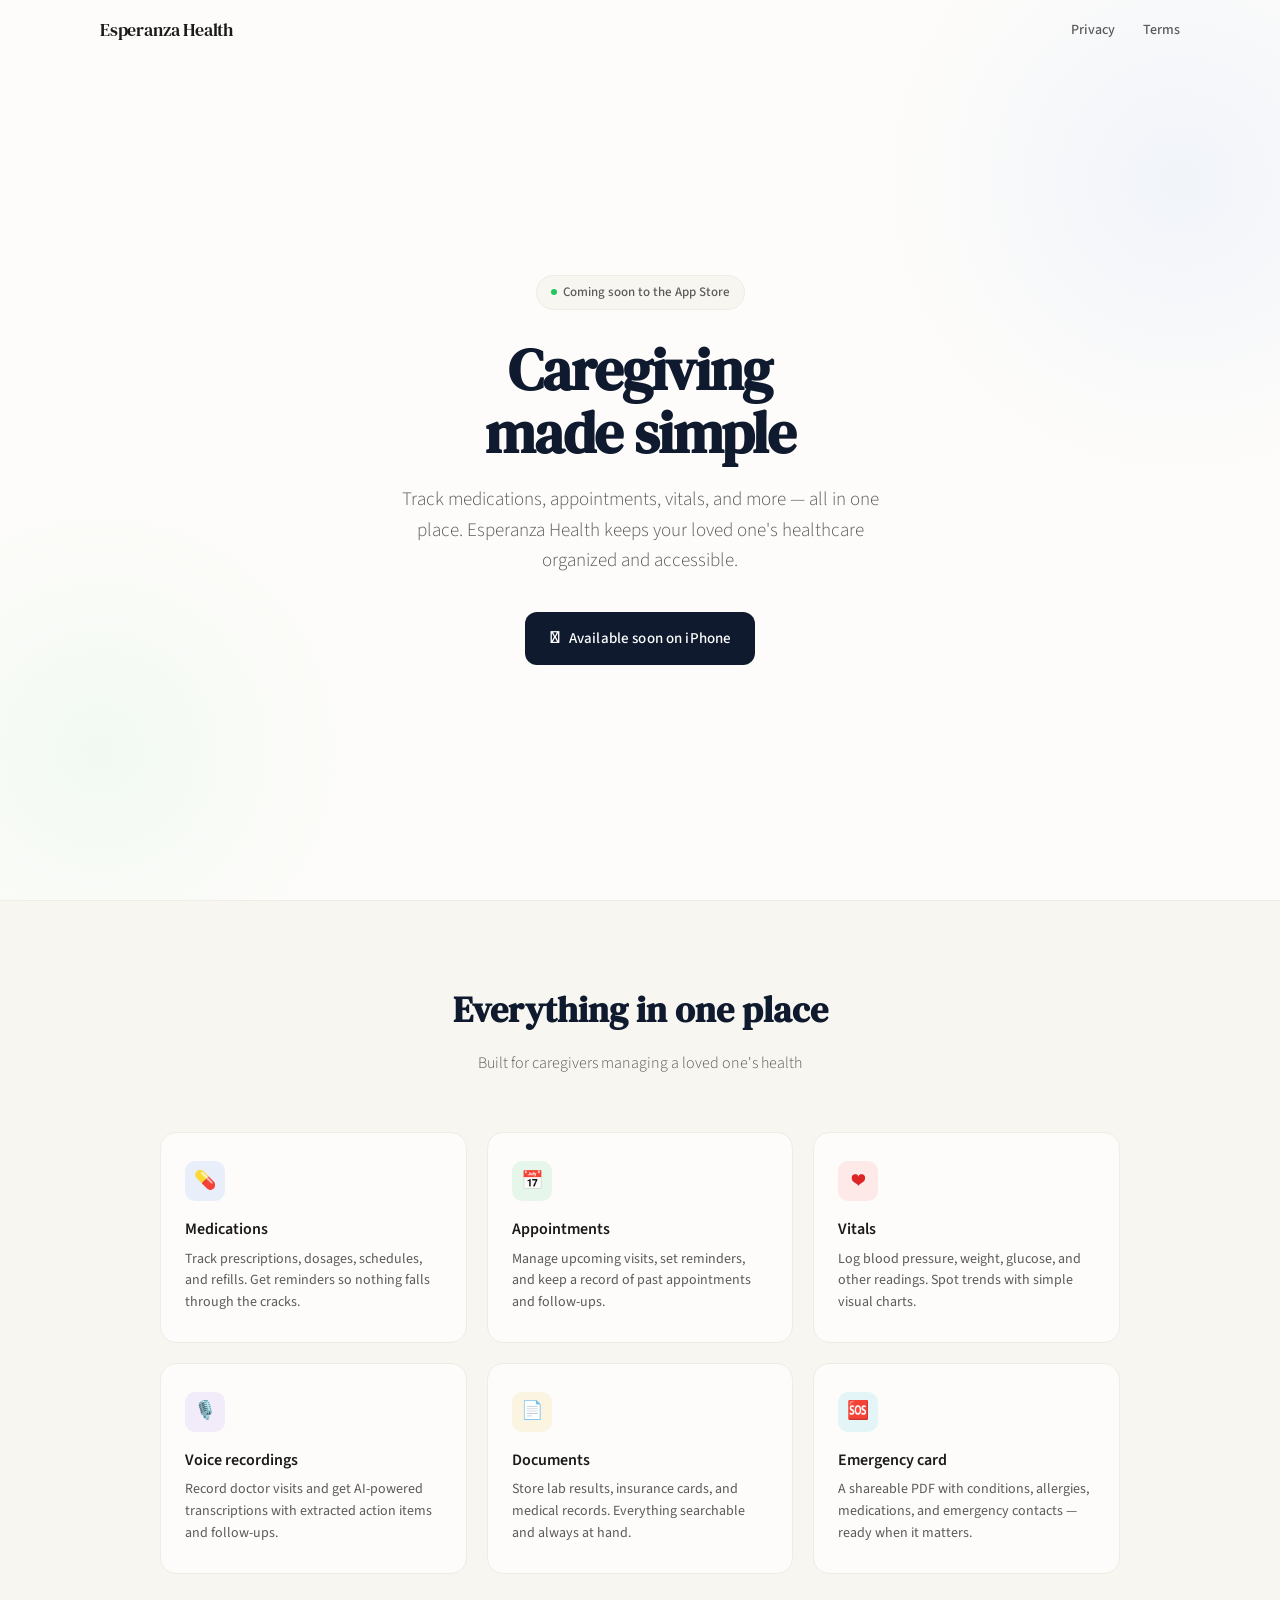
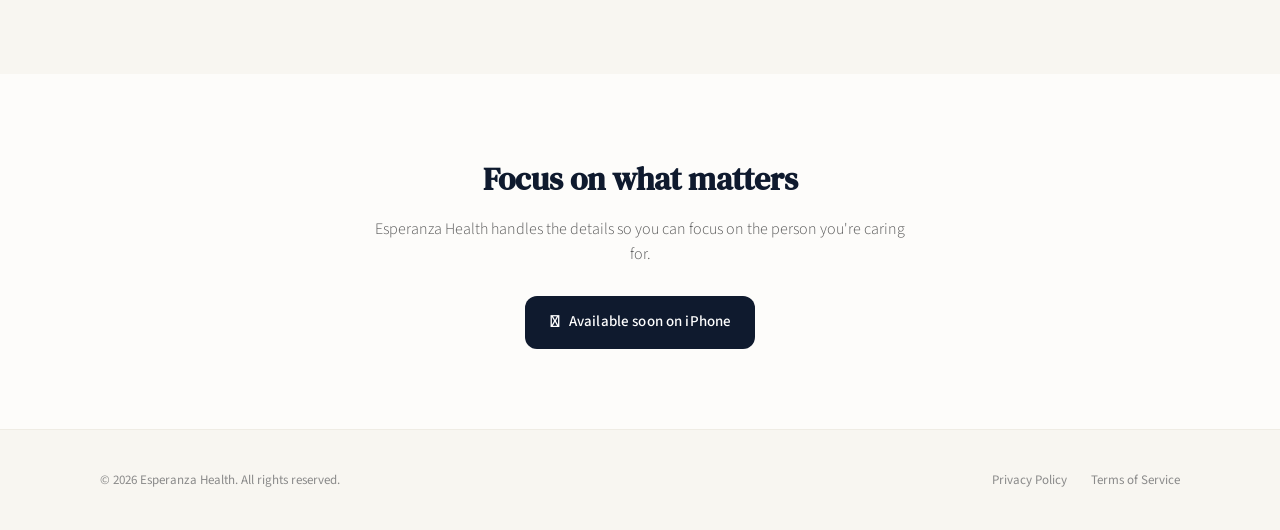
<file: index.html>
<!DOCTYPE html>
<html lang="en">
<head>
  <meta charset="UTF-8">
  <meta name="viewport" content="width=device-width, initial-scale=1.0">
  <title>Esperanza Health — Caregiving Made Simple</title>
  <meta name="description" content="Track medications, appointments, vitals, and more for the people you care for. Esperanza Health keeps your loved one's healthcare organized and accessible.">
  <meta property="og:title" content="Esperanza Health — Caregiving Made Simple">
  <meta property="og:description" content="Track medications, appointments, vitals, and more for the people you care for.">
  <meta property="og:type" content="website">
  <meta property="og:url" content="https://esperanzahealth.app">
  <link rel="canonical" href="https://esperanzahealth.app">
  <link rel="stylesheet" href="/css/style.css">
  <link rel="icon" type="image/png" href="/images/favicon.png">
</head>
<body>

  <!-- Nav -->
  <nav class="nav" id="nav">
    <div class="nav-inner">
      <a href="/" class="nav-logo">
        <!-- Replace with your app icon -->
        <span>Esperanza Health</span>
      </a>
      <div class="nav-links">
        <a href="/privacy">Privacy</a>
        <a href="/terms">Terms</a>
      </div>
    </div>
  </nav>

  <!-- Hero -->
  <section class="hero">
    <div class="hero-content">
      <div class="hero-badge">
        <span class="dot"></span>
        Coming soon to the App Store
      </div>
      <h1>Caregiving<br>made simple</h1>
      <p class="hero-sub">
        Track medications, appointments, vitals, and more — all in one place.
        Esperanza Health keeps your loved one's healthcare organized and accessible.
      </p>

      <!-- Swap this for the real App Store badge when live -->
      <div class="hero-coming-soon">
        <span class="icon">&#63743;</span>
        Available soon on iPhone
      </div>

      <!--
      <a href="https://apps.apple.com/app/idYOUR_APP_ID" class="app-store-badge">
        <img src="https://developer.apple.com/assets/elements/badges/download-on-the-app-store.svg"
             alt="Download on the App Store">
      </a>
      -->
    </div>
  </section>

  <!-- Features -->
  <section class="features">
    <div class="features-inner">
      <div class="features-header">
        <h2>Everything in one place</h2>
        <p>Built for caregivers managing a loved one's health</p>
      </div>
      <div class="features-grid">
        <div class="feature-card">
          <div class="feature-icon blue">💊</div>
          <h3>Medications</h3>
          <p>Track prescriptions, dosages, schedules, and refills. Get reminders so nothing falls through the cracks.</p>
        </div>
        <div class="feature-card">
          <div class="feature-icon green">📅</div>
          <h3>Appointments</h3>
          <p>Manage upcoming visits, set reminders, and keep a record of past appointments and follow-ups.</p>
        </div>
        <div class="feature-card">
          <div class="feature-icon red">❤️</div>
          <h3>Vitals</h3>
          <p>Log blood pressure, weight, glucose, and other readings. Spot trends with simple visual charts.</p>
        </div>
        <div class="feature-card">
          <div class="feature-icon purple">🎙️</div>
          <h3>Voice recordings</h3>
          <p>Record doctor visits and get AI-powered transcriptions with extracted action items and follow-ups.</p>
        </div>
        <div class="feature-card">
          <div class="feature-icon amber">📄</div>
          <h3>Documents</h3>
          <p>Store lab results, insurance cards, and medical records. Everything searchable and always at hand.</p>
        </div>
        <div class="feature-card">
          <div class="feature-icon cyan">🆘</div>
          <h3>Emergency card</h3>
          <p>A shareable PDF with conditions, allergies, medications, and emergency contacts — ready when it matters.</p>
        </div>
      </div>
    </div>
  </section>

  <!-- CTA -->
  <section class="cta">
    <div class="cta-inner">
      <h2>Focus on what matters</h2>
      <p>Esperanza Health handles the details so you can focus on the person you're caring for.</p>
      <div class="hero-coming-soon">
        <span class="icon">&#63743;</span>
        Available soon on iPhone
      </div>
    </div>
  </section>

  <!-- Footer -->
  <footer class="footer">
    <div class="footer-inner">
      <div class="footer-left">
        &copy; 2026 Esperanza Health. All rights reserved.
      </div>
      <div class="footer-links">
        <a href="/privacy">Privacy Policy</a>
        <a href="/terms">Terms of Service</a>
      </div>
    </div>
  </footer>

  <script>
    // Sticky nav background on scroll
    const nav = document.getElementById('nav');
    window.addEventListener('scroll', () => {
      nav.classList.toggle('scrolled', window.scrollY > 20);
    });
  </script>
</body>
</html>
</file>
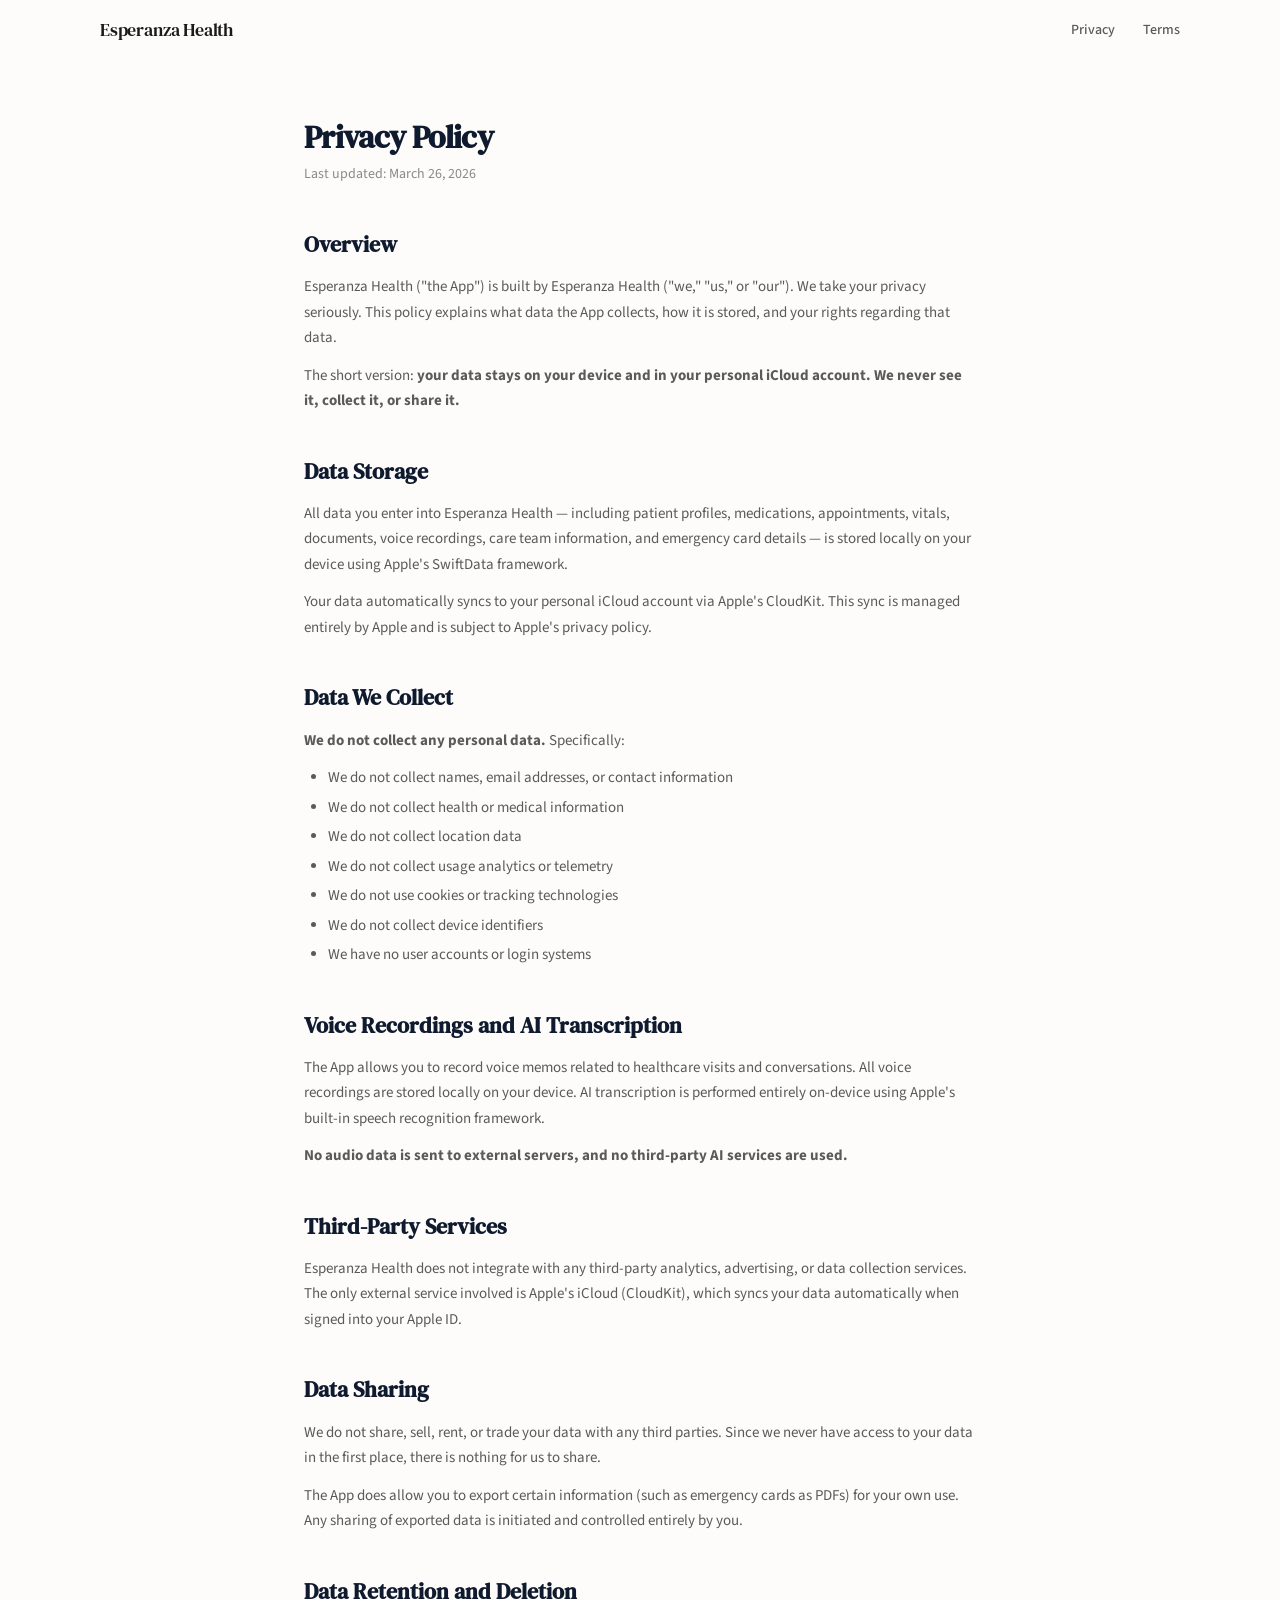
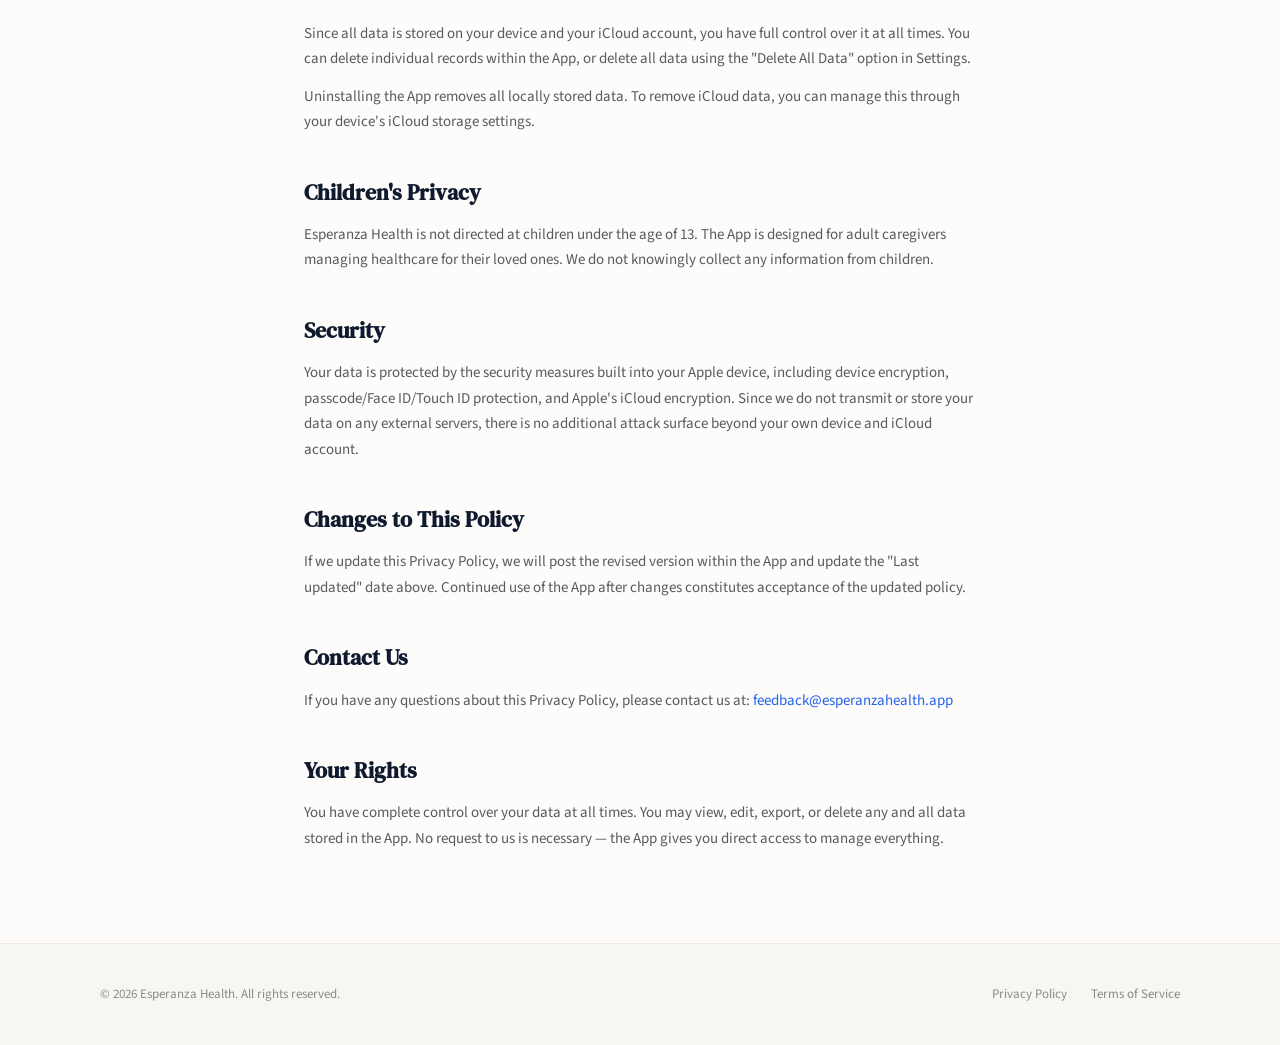
<file: privacy/index.html>
<!DOCTYPE html>
<html lang="en">
<head>
  <meta charset="UTF-8">
  <meta name="viewport" content="width=device-width, initial-scale=1.0">
  <title>Privacy Policy — Esperanza Health</title>
  <meta name="description" content="Privacy Policy for the Esperanza Health app.">
  <link rel="canonical" href="https://esperanzahealth.app/privacy">
  <link rel="stylesheet" href="/css/style.css">
  <link rel="icon" type="image/png" href="/images/favicon.png">
</head>
<body>
  <nav class="nav" id="nav">
    <div class="nav-inner">
      <a href="/" class="nav-logo"><span>Esperanza Health</span></a>
      <div class="nav-links">
        <a href="/privacy">Privacy</a>
        <a href="/terms">Terms</a>
      </div>
    </div>
  </nav>
  <main class="legal-page">
    <h1>Privacy Policy</h1>
    <p class="last-updated">Last updated: March 26, 2026</p>
    <h2>Overview</h2>
    <p>Esperanza Health ("the App") is built by Esperanza Health ("we," "us," or "our"). We take your privacy seriously. This policy explains what data the App collects, how it is stored, and your rights regarding that data.</p>
    <p>The short version: <strong>your data stays on your device and in your personal iCloud account. We never see it, collect it, or share it.</strong></p>
    <h2>Data Storage</h2>
    <p>All data you enter into Esperanza Health — including patient profiles, medications, appointments, vitals, documents, voice recordings, care team information, and emergency card details — is stored locally on your device using Apple's SwiftData framework.</p>
    <p>Your data automatically syncs to your personal iCloud account via Apple's CloudKit. This sync is managed entirely by Apple and is subject to Apple's privacy policy.</p>
    <h2>Data We Collect</h2>
    <p><strong>We do not collect any personal data.</strong> Specifically:</p>
    <ul>
      <li>We do not collect names, email addresses, or contact information</li>
      <li>We do not collect health or medical information</li>
      <li>We do not collect location data</li>
      <li>We do not collect usage analytics or telemetry</li>
      <li>We do not use cookies or tracking technologies</li>
      <li>We do not collect device identifiers</li>
      <li>We have no user accounts or login systems</li>
    </ul>
    <h2>Voice Recordings and AI Transcription</h2>
    <p>The App allows you to record voice memos related to healthcare visits and conversations. All voice recordings are stored locally on your device. AI transcription is performed entirely on-device using Apple's built-in speech recognition framework.</p>
    <p><strong>No audio data is sent to external servers, and no third-party AI services are used.</strong></p>
    <h2>Third-Party Services</h2>
    <p>Esperanza Health does not integrate with any third-party analytics, advertising, or data collection services. The only external service involved is Apple's iCloud (CloudKit), which syncs your data automatically when signed into your Apple ID.</p>
    <h2>Data Sharing</h2>
    <p>We do not share, sell, rent, or trade your data with any third parties. Since we never have access to your data in the first place, there is nothing for us to share.</p>
    <p>The App does allow you to export certain information (such as emergency cards as PDFs) for your own use. Any sharing of exported data is initiated and controlled entirely by you.</p>
    <h2>Data Retention and Deletion</h2>
    <p>Since all data is stored on your device and your iCloud account, you have full control over it at all times. You can delete individual records within the App, or delete all data using the "Delete All Data" option in Settings.</p>
    <p>Uninstalling the App removes all locally stored data. To remove iCloud data, you can manage this through your device's iCloud storage settings.</p>
    <h2>Children's Privacy</h2>
    <p>Esperanza Health is not directed at children under the age of 13. The App is designed for adult caregivers managing healthcare for their loved ones. We do not knowingly collect any information from children.</p>
    <h2>Security</h2>
    <p>Your data is protected by the security measures built into your Apple device, including device encryption, passcode/Face ID/Touch ID protection, and Apple's iCloud encryption. Since we do not transmit or store your data on any external servers, there is no additional attack surface beyond your own device and iCloud account.</p>
    <h2>Changes to This Policy</h2>
    <p>If we update this Privacy Policy, we will post the revised version within the App and update the "Last updated" date above. Continued use of the App after changes constitutes acceptance of the updated policy.</p>
    <h2>Contact Us</h2>
    <p>If you have any questions about this Privacy Policy, please contact us at: <a href="mailto:feedback@esperanzahealth.app">feedback@esperanzahealth.app</a></p>
    <h2>Your Rights</h2>
    <p>You have complete control over your data at all times. You may view, edit, export, or delete any and all data stored in the App. No request to us is necessary — the App gives you direct access to manage everything.</p>
  </main>
  <footer class="footer">
    <div class="footer-inner">
      <div class="footer-left">&copy; 2026 Esperanza Health. All rights reserved.</div>
      <div class="footer-links">
        <a href="/privacy">Privacy Policy</a>
        <a href="/terms">Terms of Service</a>
      </div>
    </div>
  </footer>
  <script>
    const nav = document.getElementById('nav');
    window.addEventListener('scroll', () => { nav.classList.toggle('scrolled', window.scrollY > 20); });
  </script>
</body>
</html>
</file>
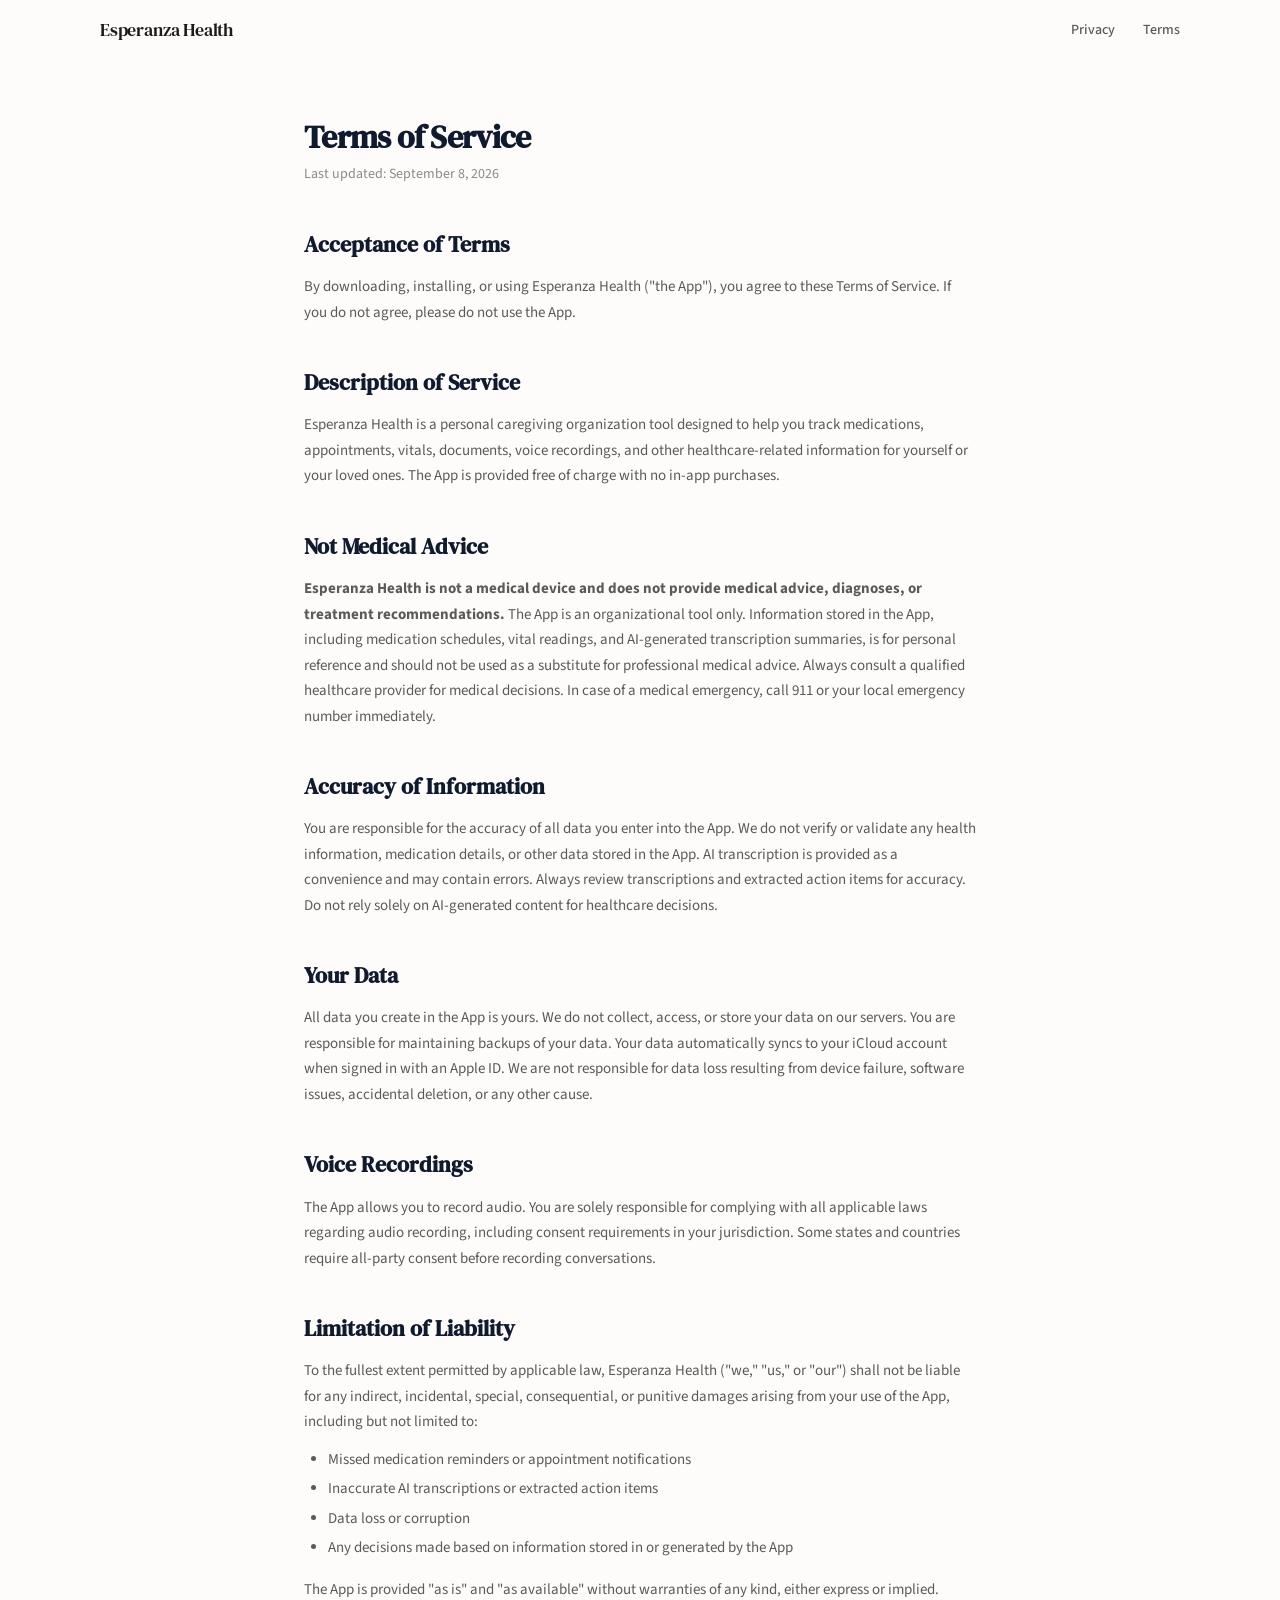
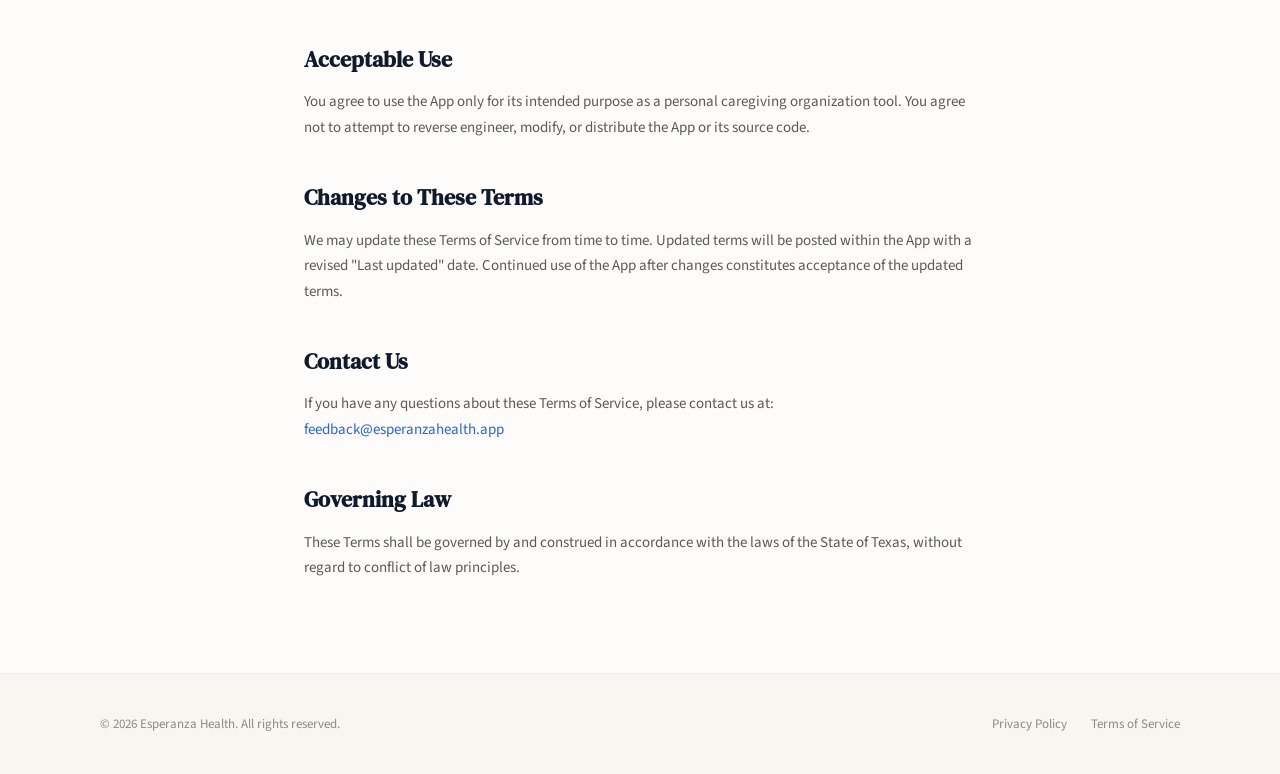
<file: terms/index.html>
<!DOCTYPE html>
<html lang="en">
<head>
  <meta charset="UTF-8">
  <meta name="viewport" content="width=device-width, initial-scale=1.0">
  <title>Terms of Service — Esperanza Health</title>
  <meta name="description" content="Terms of Service for the Esperanza Health app.">
  <link rel="canonical" href="https://esperanzahealth.app/terms">
  <link rel="stylesheet" href="/css/style.css">
  <link rel="icon" type="image/png" href="/images/favicon.png">
</head>
<body>
  <nav class="nav" id="nav">
    <div class="nav-inner">
      <a href="/" class="nav-logo"><span>Esperanza Health</span></a>
      <div class="nav-links">
        <a href="/privacy">Privacy</a>
        <a href="/terms">Terms</a>
      </div>
    </div>
  </nav>
  <main class="legal-page">
    <h1>Terms of Service</h1>
    <p class="last-updated">Last updated: September 8, 2026</p>
    <h2>Acceptance of Terms</h2>
    <p>By downloading, installing, or using Esperanza Health ("the App"), you agree to these Terms of Service. If you do not agree, please do not use the App.</p>
    <h2>Description of Service</h2>
    <p>Esperanza Health is a personal caregiving organization tool designed to help you track medications, appointments, vitals, documents, voice recordings, and other healthcare-related information for yourself or your loved ones. The App is provided free of charge with no in-app purchases.</p>
    <h2>Not Medical Advice</h2>
    <p><strong>Esperanza Health is not a medical device and does not provide medical advice, diagnoses, or treatment recommendations.</strong> The App is an organizational tool only. Information stored in the App, including medication schedules, vital readings, and AI-generated transcription summaries, is for personal reference and should not be used as a substitute for professional medical advice. Always consult a qualified healthcare provider for medical decisions. In case of a medical emergency, call 911 or your local emergency number immediately.</p>
    <h2>Accuracy of Information</h2>
    <p>You are responsible for the accuracy of all data you enter into the App. We do not verify or validate any health information, medication details, or other data stored in the App. AI transcription is provided as a convenience and may contain errors. Always review transcriptions and extracted action items for accuracy. Do not rely solely on AI-generated content for healthcare decisions.</p>
    <h2>Your Data</h2>
    <p>All data you create in the App is yours. We do not collect, access, or store your data on our servers. You are responsible for maintaining backups of your data. Your data automatically syncs to your iCloud account when signed in with an Apple ID. We are not responsible for data loss resulting from device failure, software issues, accidental deletion, or any other cause.</p>
    <h2>Voice Recordings</h2>
    <p>The App allows you to record audio. You are solely responsible for complying with all applicable laws regarding audio recording, including consent requirements in your jurisdiction. Some states and countries require all-party consent before recording conversations.</p>
    <h2>Limitation of Liability</h2>
    <p>To the fullest extent permitted by applicable law, Esperanza Health ("we," "us," or "our") shall not be liable for any indirect, incidental, special, consequential, or punitive damages arising from your use of the App, including but not limited to:</p>
    <ul>
      <li>Missed medication reminders or appointment notifications</li>
      <li>Inaccurate AI transcriptions or extracted action items</li>
      <li>Data loss or corruption</li>
      <li>Any decisions made based on information stored in or generated by the App</li>
    </ul>
    <p>The App is provided "as is" and "as available" without warranties of any kind, either express or implied.</p>
    <h2>Acceptable Use</h2>
    <p>You agree to use the App only for its intended purpose as a personal caregiving organization tool. You agree not to attempt to reverse engineer, modify, or distribute the App or its source code.</p>
    <h2>Changes to These Terms</h2>
    <p>We may update these Terms of Service from time to time. Updated terms will be posted within the App with a revised "Last updated" date. Continued use of the App after changes constitutes acceptance of the updated terms.</p>
    <h2>Contact Us</h2>
    <p>If you have any questions about these Terms of Service, please contact us at: <a href="mailto:feedback@esperanzahealth.app">feedback@esperanzahealth.app</a></p>
    <h2>Governing Law</h2>
    <p>These Terms shall be governed by and construed in accordance with the laws of the State of Texas, without regard to conflict of law principles.</p>
  </main>
  <footer class="footer">
    <div class="footer-inner">
      <div class="footer-left">&copy; 2026 Esperanza Health. All rights reserved.</div>
      <div class="footer-links">
        <a href="/privacy">Privacy Policy</a>
        <a href="/terms">Terms of Service</a>
      </div>
    </div>
  </footer>
  <script>
    const nav = document.getElementById('nav');
    window.addEventListener('scroll', () => { nav.classList.toggle('scrolled', window.scrollY > 20); });
  </script>
</body>
</html>
</file>
<file: css/style.css>
/* ── Esperanza Health — Site Styles ── */

@import url('https://fonts.googleapis.com/css2?family=DM+Serif+Text:ital@0;1&family=Source+Sans+3:wght@300;400;500;600&display=swap');

:root {
  --blue-500: #3478F6;
  --blue-600: #2563EB;
  --blue-700: #1D4ED8;
  --green-500: #22C55E;
  --green-600: #16A34A;
  --navy-900: #0F1A2E;
  --navy-800: #162036;
  --warm-50: #FDFCFA;
  --warm-100: #F8F6F1;
  --warm-200: #EFECE4;
  --warm-300: #DDD8CC;
  --text-primary: #1A1A1A;
  --text-secondary: #5A5A5A;
  --text-muted: #8A8A8A;
  --font-display: 'DM Serif Text', Georgia, serif;
  --font-body: 'Source Sans 3', -apple-system, sans-serif;
}

*, *::before, *::after {
  margin: 0;
  padding: 0;
  box-sizing: border-box;
}

html {
  scroll-behavior: smooth;
  -webkit-text-size-adjust: 100%;
}

body {
  font-family: var(--font-body);
  color: var(--text-primary);
  background: var(--warm-50);
  line-height: 1.6;
  -webkit-font-smoothing: antialiased;
}

/* ── Navigation ── */

.nav {
  position: fixed;
  top: 0;
  left: 0;
  right: 0;
  z-index: 100;
  padding: 16px 24px;
  transition: background 0.3s, box-shadow 0.3s;
}

.nav.scrolled {
  background: rgba(253, 252, 250, 0.92);
  backdrop-filter: blur(12px);
  -webkit-backdrop-filter: blur(12px);
  box-shadow: 0 1px 0 rgba(0,0,0,0.06);
}

.nav-inner {
  max-width: 1080px;
  margin: 0 auto;
  display: flex;
  align-items: center;
  justify-content: space-between;
}

.nav-logo {
  display: flex;
  align-items: center;
  gap: 10px;
  text-decoration: none;
  color: var(--text-primary);
}

.nav-logo img {
  width: 32px;
  height: 32px;
  border-radius: 8px;
}

.nav-logo span {
  font-family: var(--font-display);
  font-size: 18px;
  letter-spacing: -0.01em;
}

.nav-links {
  display: flex;
  align-items: center;
  gap: 28px;
}

.nav-links a {
  font-size: 14px;
  font-weight: 500;
  color: var(--text-secondary);
  text-decoration: none;
  transition: color 0.2s;
}

.nav-links a:hover {
  color: var(--text-primary);
}

/* ── Hero ── */

.hero {
  min-height: 100vh;
  display: flex;
  align-items: center;
  justify-content: center;
  padding: 120px 24px 80px;
  position: relative;
  overflow: hidden;
}

.hero::before {
  content: '';
  position: absolute;
  top: -120px;
  right: -200px;
  width: 600px;
  height: 600px;
  border-radius: 50%;
  background: radial-gradient(circle, rgba(52, 120, 246, 0.06) 0%, transparent 70%);
  pointer-events: none;
}

.hero::after {
  content: '';
  position: absolute;
  bottom: -100px;
  left: -150px;
  width: 500px;
  height: 500px;
  border-radius: 50%;
  background: radial-gradient(circle, rgba(34, 197, 94, 0.05) 0%, transparent 70%);
  pointer-events: none;
}

.hero-content {
  max-width: 680px;
  text-align: center;
  position: relative;
  z-index: 1;
}

.hero-badge {
  display: inline-flex;
  align-items: center;
  gap: 6px;
  padding: 6px 14px;
  background: var(--warm-100);
  border: 1px solid var(--warm-200);
  border-radius: 100px;
  font-size: 13px;
  font-weight: 500;
  color: var(--text-secondary);
  margin-bottom: 28px;
}

.hero-badge .dot {
  width: 6px;
  height: 6px;
  border-radius: 50%;
  background: var(--green-500);
}

h1 {
  font-family: var(--font-display);
  font-size: clamp(40px, 6vw, 58px);
  line-height: 1.1;
  letter-spacing: -0.02em;
  color: var(--navy-900);
  margin-bottom: 20px;
}

.hero-sub {
  font-size: clamp(17px, 2.2vw, 19px);
  font-weight: 300;
  color: var(--text-secondary);
  line-height: 1.6;
  max-width: 520px;
  margin: 0 auto 36px;
}

.app-store-badge {
  display: inline-block;
  transition: transform 0.2s, opacity 0.2s;
}

.app-store-badge:hover {
  transform: scale(1.03);
  opacity: 0.9;
}

.app-store-badge img {
  height: 48px;
}

.hero-coming-soon {
  display: inline-flex;
  align-items: center;
  gap: 8px;
  padding: 12px 24px;
  background: var(--navy-900);
  color: white;
  border-radius: 12px;
  font-size: 15px;
  font-weight: 500;
  letter-spacing: 0.01em;
}

.hero-coming-soon .icon {
  font-size: 18px;
}

/* ── Features ── */

.features {
  padding: 80px 24px 100px;
  background: var(--warm-100);
  border-top: 1px solid var(--warm-200);
}

.features-inner {
  max-width: 960px;
  margin: 0 auto;
}

.features-header {
  text-align: center;
  margin-bottom: 56px;
}

.features-header h2 {
  font-family: var(--font-display);
  font-size: clamp(28px, 4vw, 36px);
  color: var(--navy-900);
  margin-bottom: 12px;
}

.features-header p {
  font-size: 16px;
  color: var(--text-secondary);
  font-weight: 300;
}

.features-grid {
  display: grid;
  grid-template-columns: repeat(auto-fit, minmax(260px, 1fr));
  gap: 20px;
}

.feature-card {
  padding: 28px 24px;
  background: var(--warm-50);
  border: 1px solid var(--warm-200);
  border-radius: 16px;
  transition: border-color 0.2s, transform 0.2s;
}

.feature-card:hover {
  border-color: var(--warm-300);
  transform: translateY(-2px);
}

.feature-icon {
  width: 40px;
  height: 40px;
  border-radius: 10px;
  display: flex;
  align-items: center;
  justify-content: center;
  font-size: 18px;
  margin-bottom: 16px;
}

.feature-icon.blue    { background: rgba(52, 120, 246, 0.1); color: var(--blue-600); }
.feature-icon.green   { background: rgba(34, 197, 94, 0.1);  color: var(--green-600); }
.feature-icon.amber   { background: rgba(234, 179, 8, 0.1);  color: #B45309; }
.feature-icon.red     { background: rgba(239, 68, 68, 0.1);  color: #DC2626; }
.feature-icon.purple  { background: rgba(139, 92, 246, 0.1); color: #7C3AED; }
.feature-icon.cyan    { background: rgba(6, 182, 212, 0.1);  color: #0891B2; }

.feature-card h3 {
  font-family: var(--font-body);
  font-size: 16px;
  font-weight: 600;
  color: var(--text-primary);
  margin-bottom: 6px;
}

.feature-card p {
  font-size: 14px;
  color: var(--text-secondary);
  line-height: 1.55;
  font-weight: 400;
}

/* ── CTA ── */

.cta {
  padding: 80px 24px;
  text-align: center;
}

.cta-inner {
  max-width: 540px;
  margin: 0 auto;
}

.cta h2 {
  font-family: var(--font-display);
  font-size: clamp(26px, 3.5vw, 32px);
  color: var(--navy-900);
  margin-bottom: 12px;
}

.cta p {
  font-size: 16px;
  color: var(--text-secondary);
  font-weight: 300;
  margin-bottom: 28px;
}

/* ── Footer ── */

.footer {
  padding: 40px 24px;
  border-top: 1px solid var(--warm-200);
  background: var(--warm-100);
}

.footer-inner {
  max-width: 1080px;
  margin: 0 auto;
  display: flex;
  align-items: center;
  justify-content: space-between;
  flex-wrap: wrap;
  gap: 16px;
}

.footer-left {
  font-size: 13px;
  color: var(--text-muted);
}

.footer-links {
  display: flex;
  gap: 24px;
}

.footer-links a {
  font-size: 13px;
  color: var(--text-muted);
  text-decoration: none;
  transition: color 0.2s;
}

.footer-links a:hover {
  color: var(--text-secondary);
}

/* ── Legal Pages ── */

.legal-page {
  max-width: 720px;
  margin: 0 auto;
  padding: 120px 24px 80px;
}

.legal-page h1 {
  font-size: 32px;
  margin-bottom: 8px;
}

.legal-page .last-updated {
  font-size: 14px;
  color: var(--text-muted);
  margin-bottom: 40px;
}

.legal-page h2 {
  font-family: var(--font-display);
  font-size: 22px;
  color: var(--navy-900);
  margin-top: 40px;
  margin-bottom: 12px;
}

.legal-page h3 {
  font-size: 16px;
  font-weight: 600;
  color: var(--text-primary);
  margin-top: 28px;
  margin-bottom: 8px;
}

.legal-page p {
  font-size: 15px;
  color: var(--text-secondary);
  line-height: 1.7;
  margin-bottom: 12px;
}

.legal-page ul {
  margin: 8px 0 16px 24px;
  color: var(--text-secondary);
  font-size: 15px;
  line-height: 1.7;
}

.legal-page li {
  margin-bottom: 4px;
}

.legal-page a {
  color: var(--blue-600);
  text-decoration: none;
}

.legal-page a:hover {
  text-decoration: underline;
}

/* ── Responsive ── */

@media (max-width: 640px) {
  .nav-links {
    gap: 18px;
  }

  .hero {
    min-height: auto;
    padding: 130px 20px 60px;
  }

  .features {
    padding: 60px 20px 80px;
  }

  .features-grid {
    grid-template-columns: 1fr;
  }

  .footer-inner {
    flex-direction: column;
    text-align: center;
  }
}
</file>
